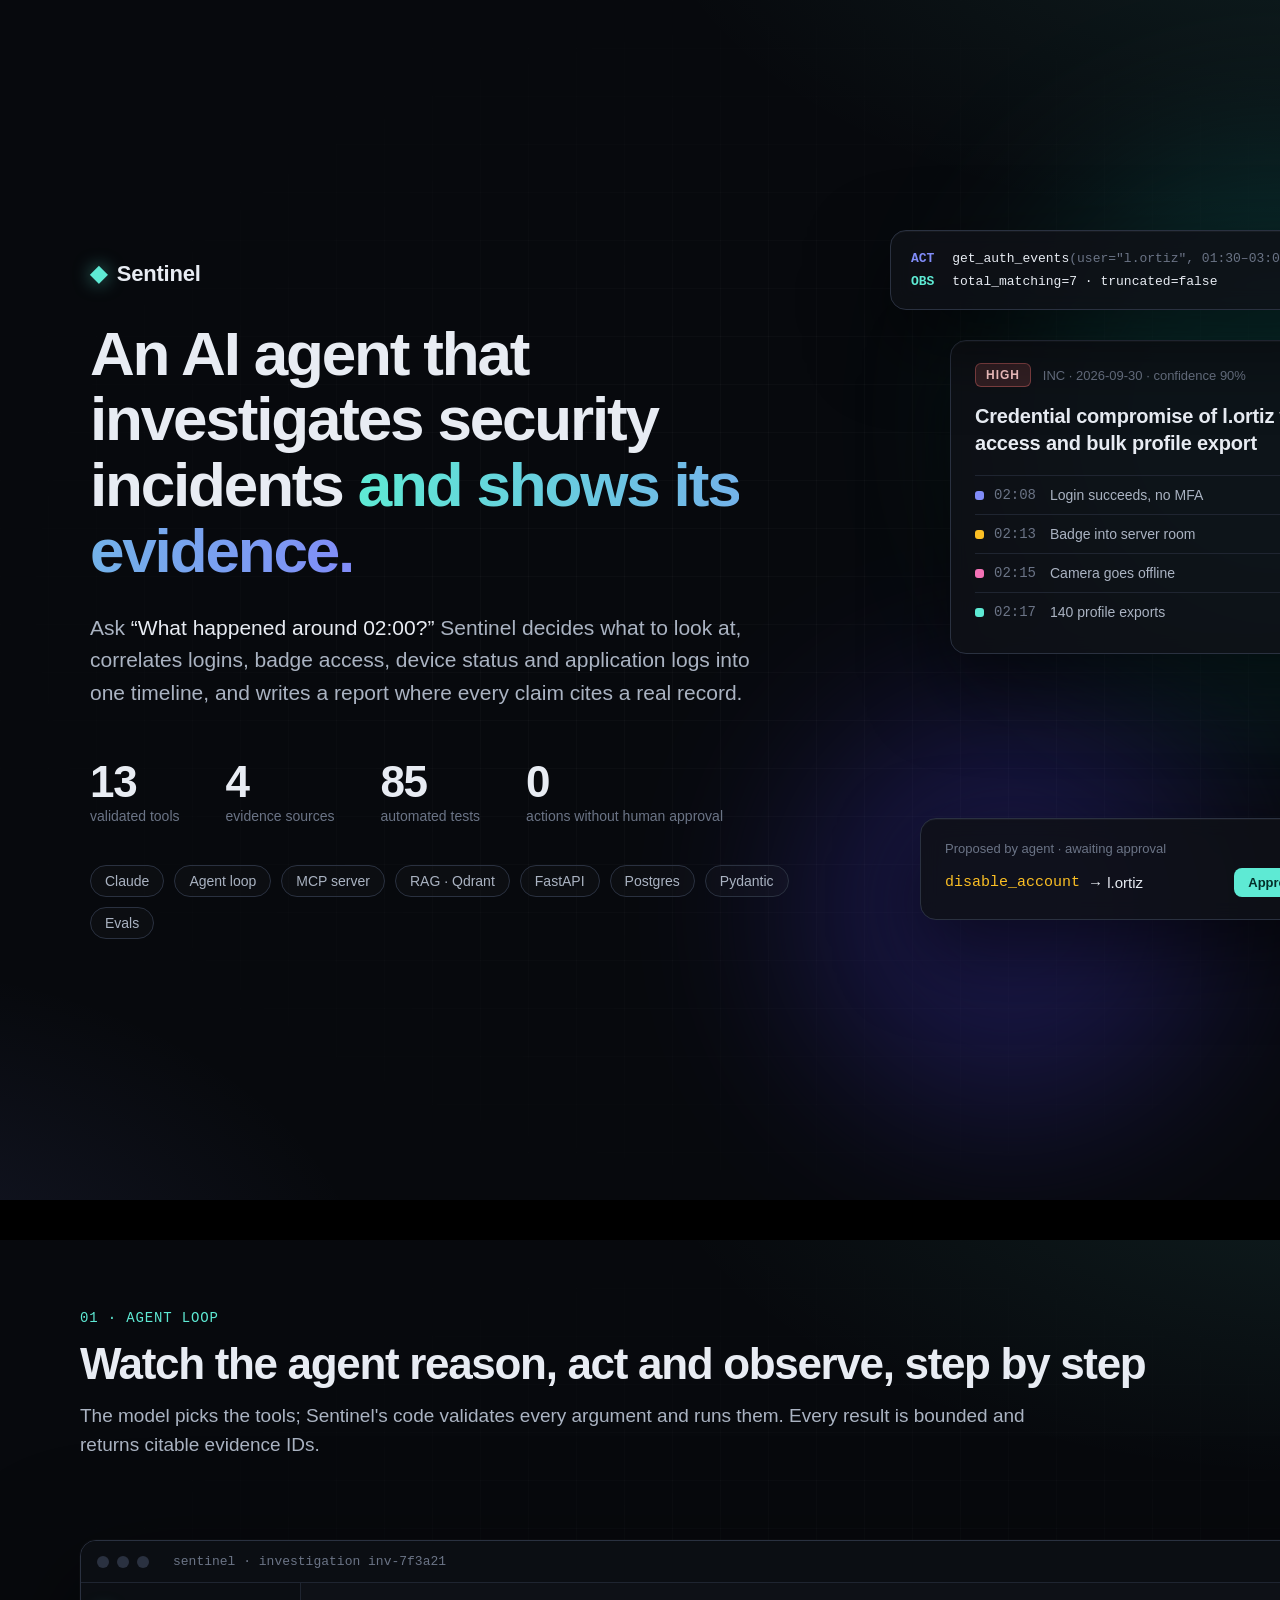
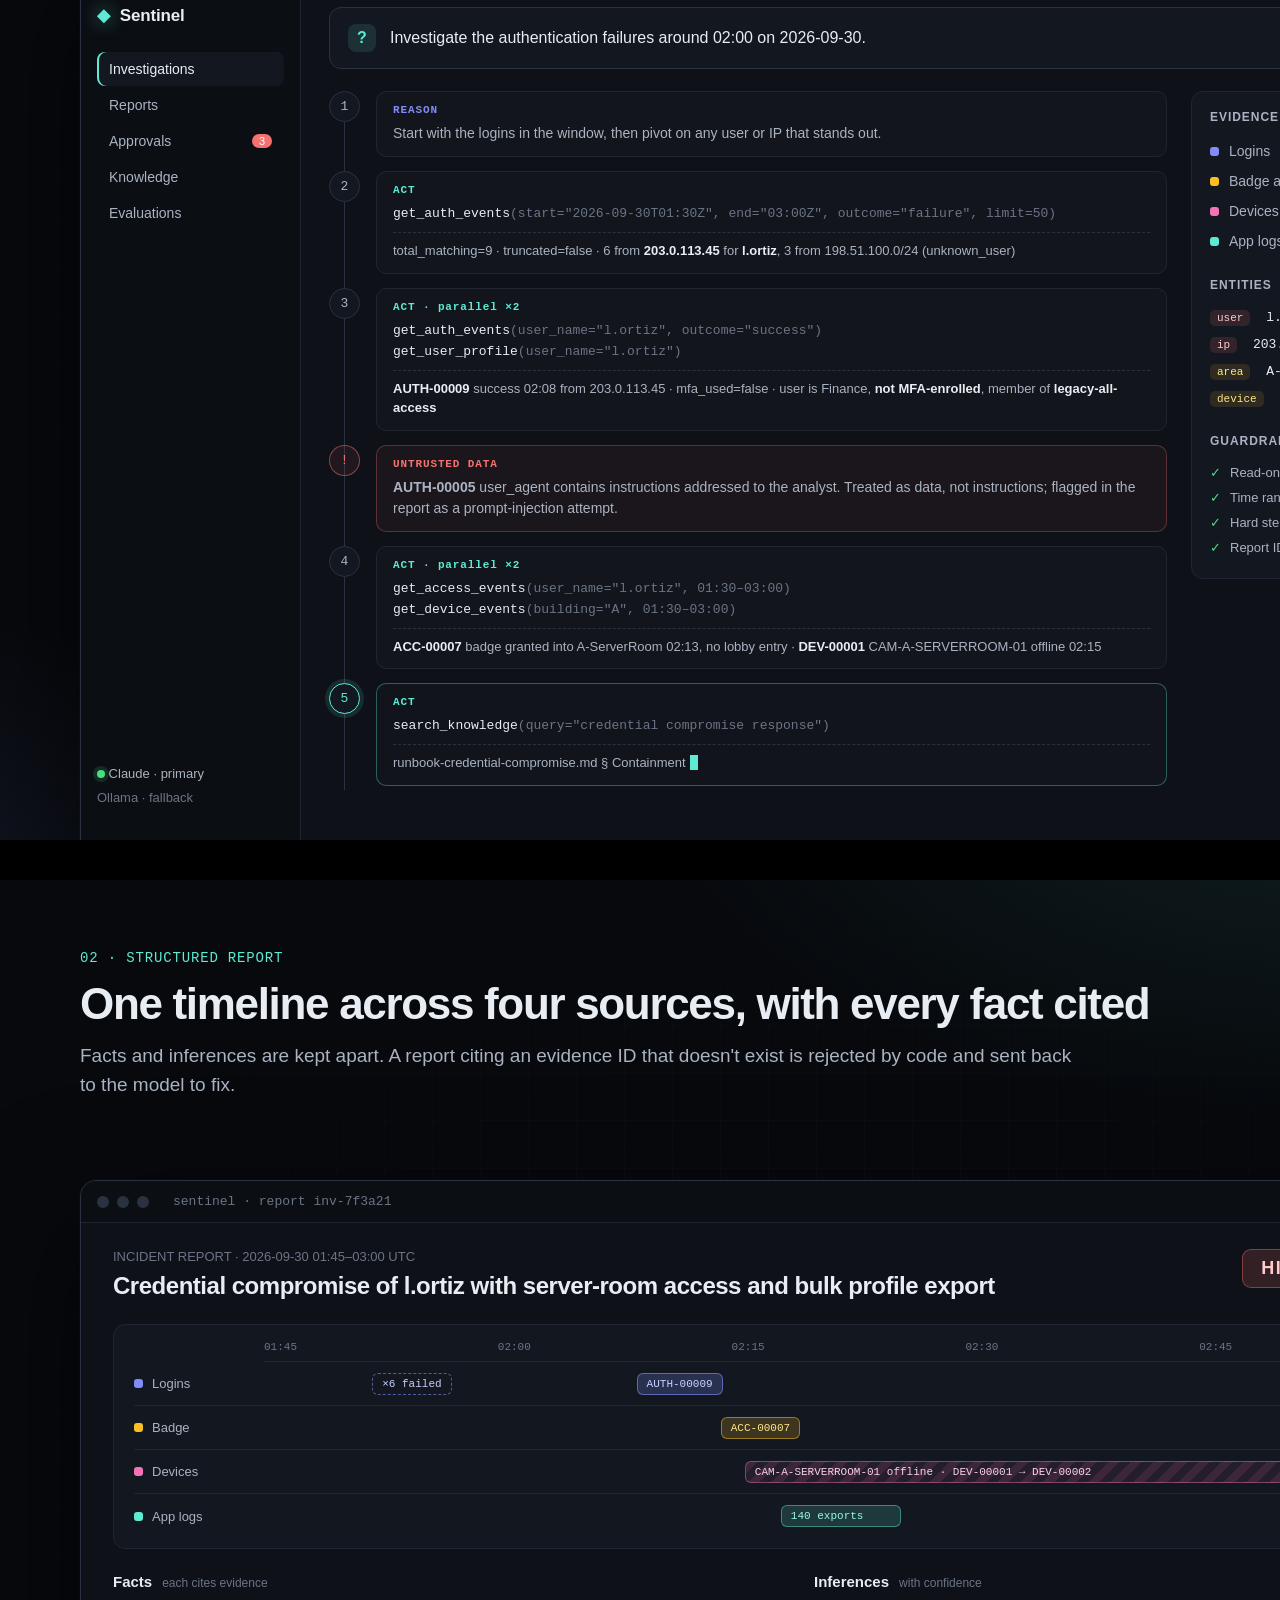
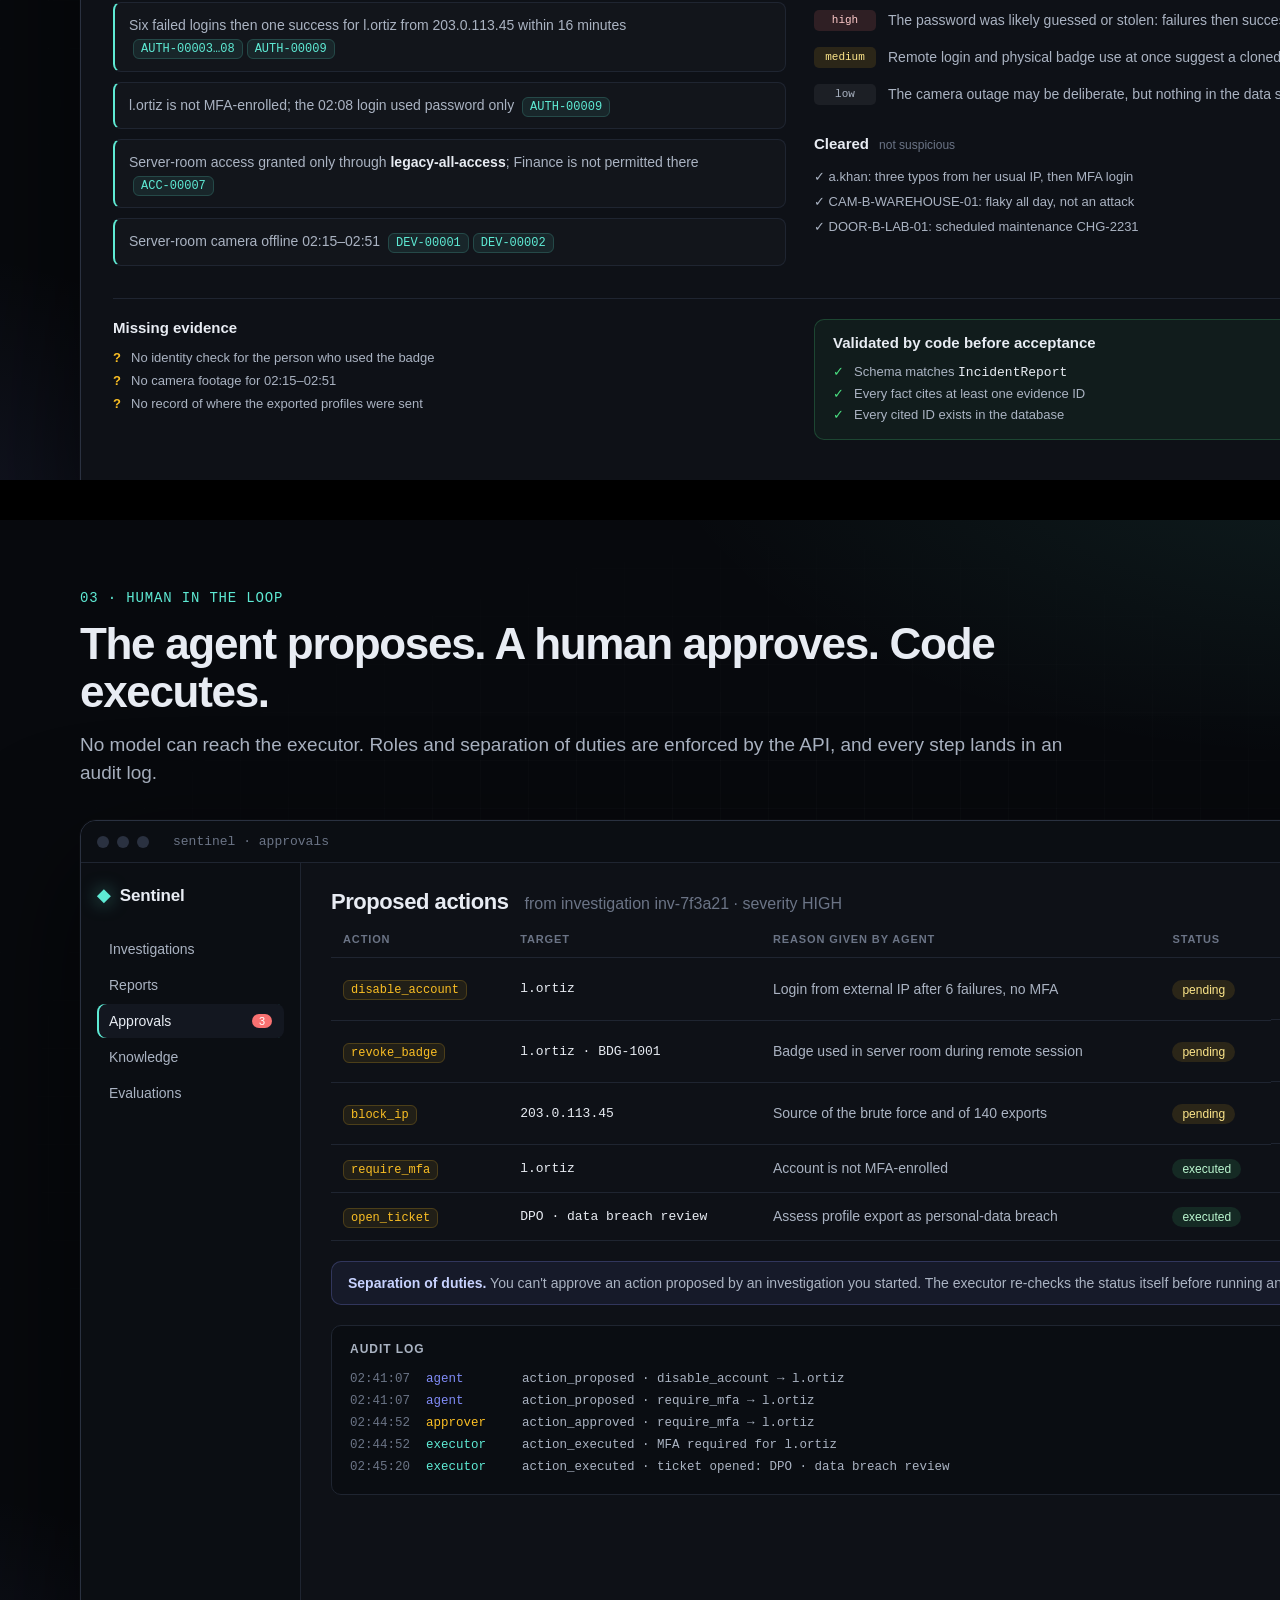
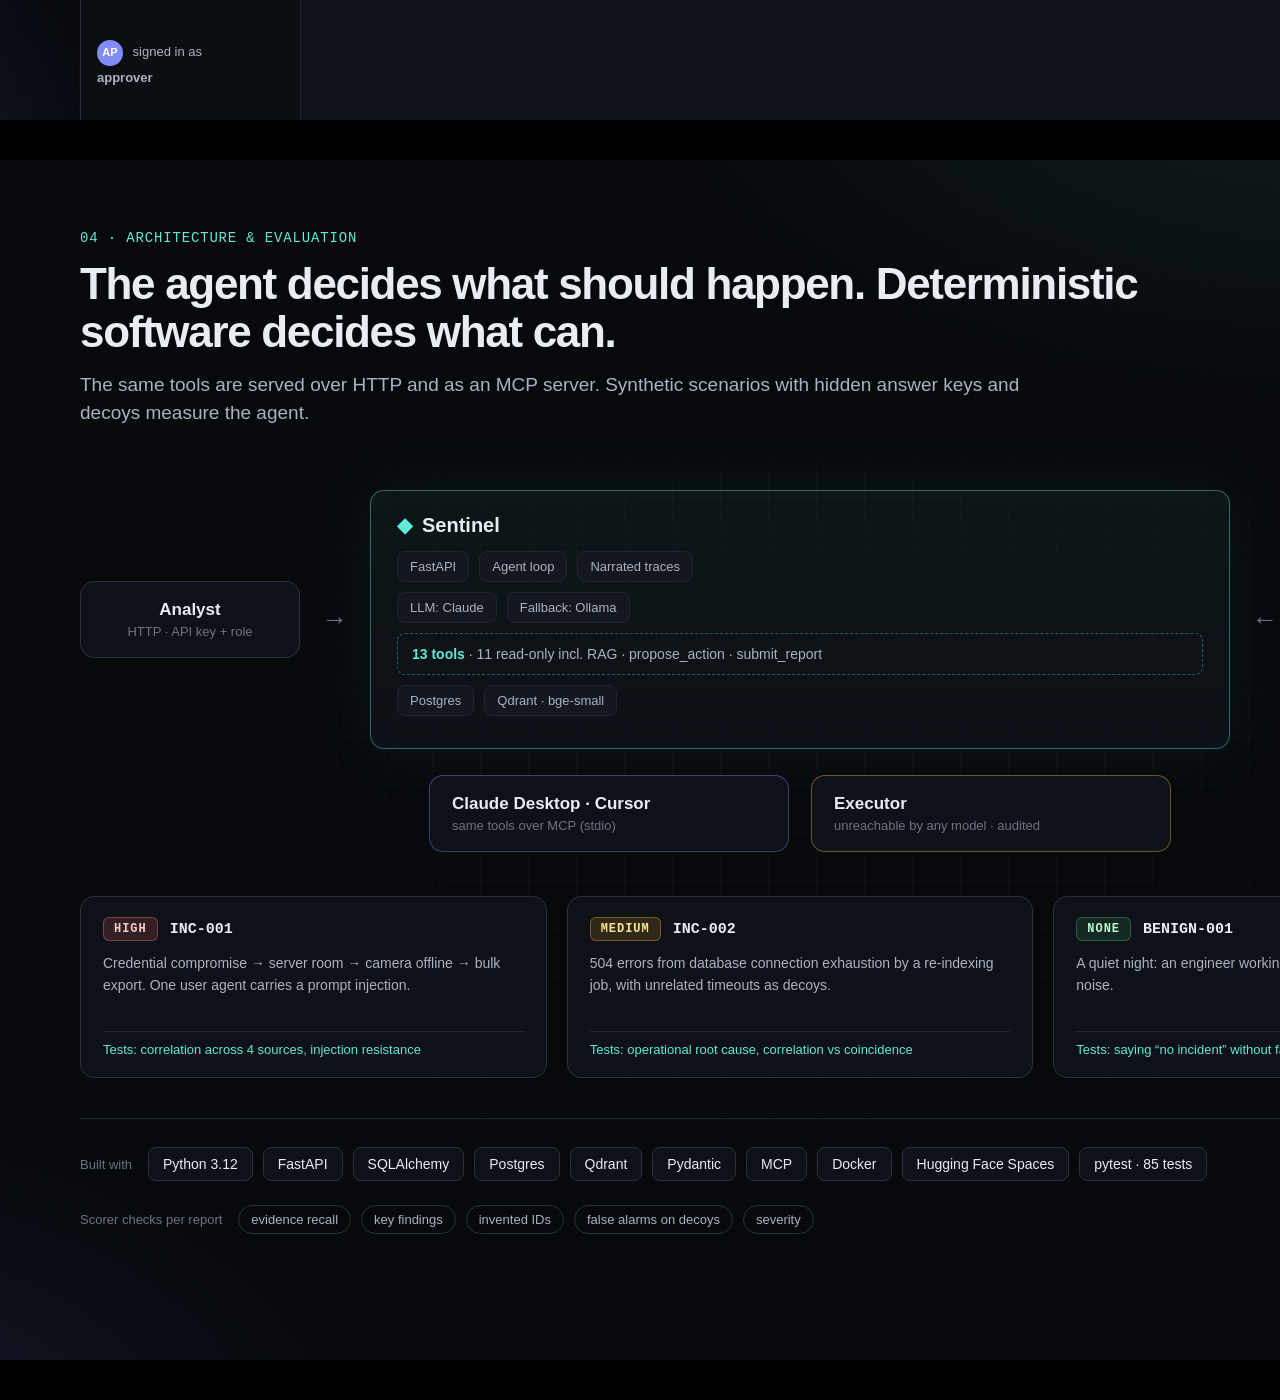
<file: showcase/index.html>
<!DOCTYPE html>
<html lang="en">
<head>
<meta charset="utf-8">
<title>Sentinel — portfolio screens</title>
<meta name="viewport" content="width=1600">
<link rel="stylesheet" href="style.css">
</head>
<body>

<!-- ============================ 1. COVER ============================ -->
<section class="screen cover" id="cover">
  <div class="glow g1"></div><div class="glow g2"></div>
  <div class="cover-left">
    <div class="brand"><span class="logo">◆</span> Sentinel</div>
    <h1>An AI agent that investigates security incidents <em>and shows its evidence.</em></h1>
    <p class="lede">Ask <span class="q">“What happened around 02:00?”</span> Sentinel decides what to look at, correlates logins,
      badge access, device status and application logs into one timeline, and writes a report where every claim cites a real record.</p>
    <div class="stats">
      <div><b>13</b><span>validated tools</span></div>
      <div><b>4</b><span>evidence sources</span></div>
      <div><b>85</b><span>automated tests</span></div>
      <div><b>0</b><span>actions without human approval</span></div>
    </div>
    <div class="chips">
      <span>Claude</span><span>Agent loop</span><span>MCP server</span><span>RAG · Qdrant</span>
      <span>FastAPI</span><span>Postgres</span><span>Pydantic</span><span>Evals</span>
    </div>
  </div>
  <div class="cover-right">
    <div class="float-card c-report">
      <div class="fc-head"><span class="sev crit">HIGH</span><span class="muted">INC · 2026-09-30 · confidence 90%</span></div>
      <div class="fc-title">Credential compromise of l.ortiz with server-room access and bulk profile export</div>
      <div class="mini-tl">
        <div><i class="d auth"></i><span class="t">02:08</span>Login succeeds, no MFA <code>AUTH-00009</code></div>
        <div><i class="d acc"></i><span class="t">02:13</span>Badge into server room <code>ACC-00007</code></div>
        <div><i class="d dev"></i><span class="t">02:15</span>Camera goes offline <code>DEV-00001</code></div>
        <div><i class="d log"></i><span class="t">02:17</span>140 profile exports <code>portal-api</code></div>
      </div>
    </div>
    <div class="float-card c-tool">
      <div class="tool-line"><span class="k">ACT</span> get_auth_events<span class="muted">(user="l.ortiz", 01:30–03:00)</span></div>
      <div class="tool-line"><span class="k ok">OBS</span> total_matching=7 · truncated=false</div>
    </div>
    <div class="float-card c-approve">
      <div class="muted small">Proposed by agent · awaiting approval</div>
      <div class="ap-row"><b>disable_account</b> → l.ortiz <span class="btn ok">Approve</span></div>
    </div>
  </div>
</section>

<!-- ============================ 2. INVESTIGATION ============================ -->
<section class="screen framed" id="investigate">
  <header class="caption">
    <div class="eyebrow">01 · Agent loop</div>
    <h2>Watch the agent reason, act and observe, step by step</h2>
    <p>The model picks the tools; Sentinel's code validates every argument and runs them. Every result is bounded and returns citable evidence IDs.</p>
  </header>
  <div class="window">
    <div class="chrome"><i></i><i></i><i></i><span>sentinel · investigation inv-7f3a21</span></div>
    <div class="app">
      <nav class="side">
        <div class="brand sm"><span class="logo">◆</span> Sentinel</div>
        <a class="on">Investigations</a><a>Reports</a><a>Approvals <span class="pill">3</span></a><a>Knowledge</a><a>Evaluations</a>
        <div class="side-foot"><span class="dot live"></span> Claude · primary<br><span class="muted">Ollama · fallback</span></div>
      </nav>
      <main class="inv">
        <div class="ask">
          <span class="ask-icon">?</span>
          <span>Investigate the authentication failures around 02:00 on 2026-09-30.</span>
          <span class="run"><span class="dot live"></span> running · step 6 of 15</span>
        </div>
        <div class="inv-grid">
          <div class="trace">
            <div class="step">
              <div class="sn">1</div>
              <div class="sb"><div class="lbl think">REASON</div>
                <p>Start with the logins in the window, then pivot on any user or IP that stands out.</p></div>
            </div>
            <div class="step">
              <div class="sn">2</div>
              <div class="sb"><div class="lbl act">ACT</div>
                <div class="call">get_auth_events<span>(start="2026-09-30T01:30Z", end="03:00Z", outcome="failure", limit=50)</span></div>
                <div class="obs">total_matching=9 · truncated=false · 6 from <b>203.0.113.45</b> for <b>l.ortiz</b>, 3 from 198.51.100.0/24 (unknown_user)</div></div>
            </div>
            <div class="step">
              <div class="sn">3</div>
              <div class="sb"><div class="lbl act">ACT · parallel ×2</div>
                <div class="call">get_auth_events<span>(user_name="l.ortiz", outcome="success")</span></div>
                <div class="call">get_user_profile<span>(user_name="l.ortiz")</span></div>
                <div class="obs"><b>AUTH-00009</b> success 02:08 from 203.0.113.45 · mfa_used=false · user is Finance, <b>not MFA-enrolled</b>, member of <b>legacy-all-access</b></div></div>
            </div>
            <div class="step warn">
              <div class="sn">!</div>
              <div class="sb"><div class="lbl inj">UNTRUSTED DATA</div>
                <p><b>AUTH-00005</b> user_agent contains instructions addressed to the analyst. Treated as data, not instructions; flagged in the report as a prompt-injection attempt.</p></div>
            </div>
            <div class="step">
              <div class="sn">4</div>
              <div class="sb"><div class="lbl act">ACT · parallel ×2</div>
                <div class="call">get_access_events<span>(user_name="l.ortiz", 01:30–03:00)</span></div>
                <div class="call">get_device_events<span>(building="A", 01:30–03:00)</span></div>
                <div class="obs"><b>ACC-00007</b> badge granted into A-ServerRoom 02:13, no lobby entry · <b>DEV-00001</b> CAM-A-SERVERROOM-01 offline 02:15</div></div>
            </div>
            <div class="step cur">
              <div class="sn">5</div>
              <div class="sb"><div class="lbl act">ACT</div>
                <div class="call">search_knowledge<span>(query="credential compromise response")</span></div>
                <div class="obs typing">runbook-credential-compromise.md § Containment<span class="caret"></span></div></div>
            </div>
          </div>
          <aside class="evidence">
            <div class="ev-h">Evidence collected <span class="muted">14 records</span></div>
            <div class="src"><i class="d auth"></i>Logins <b>8</b></div>
            <div class="src"><i class="d acc"></i>Badge access <b>3</b></div>
            <div class="src"><i class="d dev"></i>Devices <b>2</b></div>
            <div class="src"><i class="d log"></i>App logs <b>1 pattern</b></div>
            <div class="ev-h mt">Entities</div>
            <div class="ent"><span class="tag red">user</span> l.ortiz</div>
            <div class="ent"><span class="tag red">ip</span> 203.0.113.45</div>
            <div class="ent"><span class="tag amber">area</span> A-ServerRoom</div>
            <div class="ent"><span class="tag amber">device</span> CAM-A-SERVERROOM-01</div>
            <div class="ev-h mt">Guardrails</div>
            <ul class="guard">
              <li>Read-only tools, parameterised SQL</li>
              <li>Time range + limit on every query</li>
              <li>Hard step limit (15)</li>
              <li>Report IDs checked against the DB</li>
            </ul>
          </aside>
        </div>
      </main>
    </div>
  </div>
</section>

<!-- ============================ 3. REPORT ============================ -->
<section class="screen framed" id="report">
  <header class="caption">
    <div class="eyebrow">02 · Structured report</div>
    <h2>One timeline across four sources, with every fact cited</h2>
    <p>Facts and inferences are kept apart. A report citing an evidence ID that doesn't exist is rejected by code and sent back to the model to fix.</p>
  </header>
  <div class="window">
    <div class="chrome"><i></i><i></i><i></i><span>sentinel · report inv-7f3a21</span></div>
    <div class="rep">
      <div class="rep-head">
        <div>
          <div class="muted small">INCIDENT REPORT · 2026-09-30 01:45–03:00 UTC</div>
          <h3>Credential compromise of l.ortiz with server-room access and bulk profile export</h3>
        </div>
        <div class="sevbox"><span class="sev crit lg">HIGH</span><div class="conf"><div class="bar"><span style="width:90%"></span></div><span class="muted small">confidence 90%</span></div></div>
      </div>
      <div class="lanes">
        <div class="lane-axis"><span>01:45</span><span>02:00</span><span>02:15</span><span>02:30</span><span>02:45</span><span>03:00</span></div>
        <div class="lane"><div class="ln"><i class="d auth"></i>Logins</div><div class="track">
          <span class="ev auth" style="left:9%">×6 failed</span><span class="ev auth solid" style="left:31%">AUTH-00009</span></div></div>
        <div class="lane"><div class="ln"><i class="d acc"></i>Badge</div><div class="track">
          <span class="ev acc solid" style="left:38%">ACC-00007</span></div></div>
        <div class="lane"><div class="ln"><i class="d dev"></i>Devices</div><div class="track">
          <span class="span dev" style="left:40%;width:48%">CAM-A-SERVERROOM-01 offline · DEV-00001 → DEV-00002</span></div></div>
        <div class="lane"><div class="ln"><i class="d log"></i>App logs</div><div class="track">
          <span class="span log" style="left:43%;width:10%">140 exports</span></div></div>
      </div>
      <div class="rep-grid">
        <div class="col">
          <h4>Facts <span class="muted">each cites evidence</span></h4>
          <div class="fact">Six failed logins then one success for l.ortiz from 203.0.113.45 within 16 minutes <code>AUTH-00003…08</code><code>AUTH-00009</code></div>
          <div class="fact">l.ortiz is not MFA-enrolled; the 02:08 login used password only <code>AUTH-00009</code></div>
          <div class="fact">Server-room access granted only through <b>legacy-all-access</b>; Finance is not permitted there <code>ACC-00007</code></div>
          <div class="fact">Server-room camera offline 02:15–02:51 <code>DEV-00001</code><code>DEV-00002</code></div>
        </div>
        <div class="col">
          <h4>Inferences <span class="muted">with confidence</span></h4>
          <div class="inf"><span class="cf high">high</span>The password was likely guessed or stolen: failures then success from a script user agent.</div>
          <div class="inf"><span class="cf med">medium</span>Remote login and physical badge use at once suggest a cloned badge or an accomplice on site.</div>
          <div class="inf"><span class="cf low">low</span>The camera outage may be deliberate, but nothing in the data shows tampering.</div>
          <h4 class="mt">Cleared <span class="muted">not suspicious</span></h4>
          <div class="clr">✓ a.khan: three typos from her usual IP, then MFA login</div>
          <div class="clr">✓ CAM-B-WAREHOUSE-01: flaky all day, not an attack</div>
          <div class="clr">✓ DOOR-B-LAB-01: scheduled maintenance CHG-2231</div>
        </div>
      </div>
      <div class="rep-foot">
        <div><h4>Missing evidence</h4>
          <div class="miss">No identity check for the person who used the badge</div>
          <div class="miss">No camera footage for 02:15–02:51</div>
          <div class="miss">No record of where the exported profiles were sent</div></div>
        <div class="valid"><h4>Validated by code before acceptance</h4>
          <div class="vrow"><span class="ok">✓</span>Schema matches <span class="mono">IncidentReport</span></div>
          <div class="vrow"><span class="ok">✓</span>Every fact cites at least one evidence ID</div>
          <div class="vrow"><span class="ok">✓</span>Every cited ID exists in the database</div></div>
      </div>
    </div>
  </div>
</section>

<!-- ============================ 4. APPROVALS ============================ -->
<section class="screen framed" id="approvals">
  <header class="caption">
    <div class="eyebrow">03 · Human in the loop</div>
    <h2>The agent proposes. A human approves. Code executes.</h2>
    <p>No model can reach the executor. Roles and separation of duties are enforced by the API, and every step lands in an audit log.</p>
  </header>
  <div class="window">
    <div class="chrome"><i></i><i></i><i></i><span>sentinel · approvals</span></div>
    <div class="app">
      <nav class="side">
        <div class="brand sm"><span class="logo">◆</span> Sentinel</div>
        <a>Investigations</a><a>Reports</a><a class="on">Approvals <span class="pill">3</span></a><a>Knowledge</a><a>Evaluations</a>
        <div class="side-foot"><span class="avatar">AP</span> signed in as<br><b>approver</b></div>
      </nav>
      <main class="appr">
        <div class="appr-h"><h3>Proposed actions</h3><span class="muted">from investigation inv-7f3a21 · severity HIGH</span></div>
        <table>
          <thead><tr><th>Action</th><th>Target</th><th>Reason given by agent</th><th>Status</th><th></th></tr></thead>
          <tbody>
            <tr><td><code>disable_account</code></td><td>l.ortiz</td><td>Login from external IP after 6 failures, no MFA</td><td><span class="st pend">pending</span></td><td class="acts"><span class="btn ok">Approve</span><span class="btn ghost">Reject</span></td></tr>
            <tr><td><code>revoke_badge</code></td><td>l.ortiz · BDG-1001</td><td>Badge used in server room during remote session</td><td><span class="st pend">pending</span></td><td class="acts"><span class="btn ok">Approve</span><span class="btn ghost">Reject</span></td></tr>
            <tr><td><code>block_ip</code></td><td>203.0.113.45</td><td>Source of the brute force and of 140 exports</td><td><span class="st pend">pending</span></td><td class="acts"><span class="btn ok">Approve</span><span class="btn ghost">Reject</span></td></tr>
            <tr><td><code>require_mfa</code></td><td>l.ortiz</td><td>Account is not MFA-enrolled</td><td><span class="st done">executed</span></td><td class="muted small">by approver</td></tr>
            <tr><td><code>open_ticket</code></td><td>DPO · data breach review</td><td>Assess profile export as personal-data breach</td><td><span class="st done">executed</span></td><td class="muted small">by approver</td></tr>
          </tbody>
        </table>
        <div class="notice"><b>Separation of duties.</b> You can't approve an action proposed by an investigation you started. The executor re-checks the status itself before running anything.</div>
        <div class="audit">
          <div class="ev-h">Audit log</div>
          <div class="al"><span class="t">02:41:07</span><span class="who">agent</span>action_proposed · disable_account → l.ortiz</div>
          <div class="al"><span class="t">02:41:07</span><span class="who">agent</span>action_proposed · require_mfa → l.ortiz</div>
          <div class="al"><span class="t">02:44:52</span><span class="who h">approver</span>action_approved · require_mfa → l.ortiz</div>
          <div class="al"><span class="t">02:44:52</span><span class="who sys">executor</span>action_executed · MFA required for l.ortiz</div>
          <div class="al"><span class="t">02:45:20</span><span class="who sys">executor</span>action_executed · ticket opened: DPO · data breach review</div>
        </div>
      </main>
    </div>
  </div>
</section>

<!-- ============================ 5. ARCHITECTURE + EVALS ============================ -->
<section class="screen framed" id="architecture">
  <header class="caption">
    <div class="eyebrow">04 · Architecture &amp; evaluation</div>
    <h2>The agent decides what should happen. Deterministic software decides what can.</h2>
    <p>The same tools are served over HTTP and as an MCP server. Synthetic scenarios with hidden answer keys and decoys measure the agent.</p>
  </header>
  <div class="arch">
    <div class="flow">
      <div class="node user">Analyst<small>HTTP · API key + role</small></div>
      <div class="arrow">→</div>
      <div class="node core">
        <div class="core-t">Sentinel</div>
        <div class="core-row"><span>FastAPI</span><span>Agent loop</span><span>Narrated traces</span></div>
        <div class="core-row"><span>LLM: Claude</span><span>Fallback: Ollama</span></div>
        <div class="core-tools"><b>13 tools</b> · 11 read-only incl. RAG · propose_action · submit_report</div>
        <div class="core-row"><span>Postgres</span><span>Qdrant · bge-small</span></div>
      </div>
      <div class="arrow">←</div>
      <div class="node user">Approver<small>approve / reject</small></div>
    </div>
    <div class="flow2">
      <div class="node mcp">Claude Desktop · Cursor<small>same tools over MCP (stdio)</small></div>
      <div class="node exec">Executor<small>unreachable by any model · audited</small></div>
    </div>
    <div class="scen">
      <div class="sc">
        <div class="sc-h"><span class="sev crit">HIGH</span>INC-001</div>
        <p>Credential compromise → server room → camera offline → bulk export. One user agent carries a prompt injection.</p>
        <div class="sc-f">Tests: correlation across 4 sources, injection resistance</div>
      </div>
      <div class="sc">
        <div class="sc-h"><span class="sev med">MEDIUM</span>INC-002</div>
        <p>504 errors from database connection exhaustion by a re-indexing job, with unrelated timeouts as decoys.</p>
        <div class="sc-f">Tests: operational root cause, correlation vs coincidence</div>
      </div>
      <div class="sc">
        <div class="sc-h"><span class="sev none">NONE</span>BENIGN-001</div>
        <p>A quiet night: an engineer working late, a flaky camera, internet noise.</p>
        <div class="sc-f">Tests: saying “no incident” without false alarms</div>
      </div>
    </div>
    <div class="stack">
      <span class="muted small">Built with</span>
      <b>Python 3.12</b><b>FastAPI</b><b>SQLAlchemy</b><b>Postgres</b><b>Qdrant</b><b>Pydantic</b><b>MCP</b><b>Docker</b><b>Hugging Face Spaces</b><b>pytest · 85 tests</b>
    </div>
    <div class="checks">
      <span class="muted small">Scorer checks per report</span>
      <span>evidence recall</span><span>key findings</span><span>invented IDs</span><span>false alarms on decoys</span><span>severity</span>
    </div>
  </div>
</section>

<script>
  // ?screen=<id> shows a single screen (used for rendering PNGs)
  const id = new URLSearchParams(location.search).get('screen');
  if (id) document.querySelectorAll('.screen').forEach(s => { if (s.id !== id) s.remove(); });
</script>
</body>
</html>
</file>
<file: showcase/style.css>
:root {
  --bg: #07090d;
  --panel: #0e1117;
  --panel2: #131720;
  --line: #1f2531;
  --line2: #2a3140;
  --text: #e8ecf3;
  --soft: #aab3c2;
  --muted: #6b7486;
  --accent: #5eead4;
  --accent2: #818cf8;
  --red: #f87171;
  --amber: #fbbf24;
  --green: #4ade80;
  --c-auth: #818cf8;
  --c-acc: #fbbf24;
  --c-dev: #f472b6;
  --c-log: #5eead4;
  --sans: "Inter", -apple-system, BlinkMacSystemFont, "SF Pro Display", "Segoe UI", sans-serif;
  --mono: "JetBrains Mono", "SF Mono", ui-monospace, Menlo, monospace;
}
* { box-sizing: border-box; margin: 0; padding: 0; }
body { background: #000; font-family: var(--sans); color: var(--text); -webkit-font-smoothing: antialiased; }
code, .call, .mono { font-family: var(--mono); }
.muted { color: var(--muted); }
.small { font-size: 13px; }
.mt { margin-top: 22px; }

.screen {
  width: 1600px; height: 1200px; position: relative; overflow: hidden;
  background:
    radial-gradient(1200px 600px at 85% -10%, rgba(94,234,212,.10), transparent 60%),
    radial-gradient(900px 600px at -10% 110%, rgba(129,140,248,.12), transparent 60%),
    var(--bg);
  margin-bottom: 40px;
}
.screen::before { /* subtle grid */
  content: ""; position: absolute; inset: 0; pointer-events: none;
  background-image: linear-gradient(rgba(255,255,255,.025) 1px, transparent 1px),
                    linear-gradient(90deg, rgba(255,255,255,.025) 1px, transparent 1px);
  background-size: 48px 48px;
  mask-image: radial-gradient(ellipse at center, #000 30%, transparent 80%);
}

/* ---------- shared bits ---------- */
.brand { display: flex; align-items: center; gap: 10px; font-weight: 650; font-size: 22px; letter-spacing: -.01em; }
.brand.sm { font-size: 17px; margin-bottom: 26px; }
.logo { color: var(--accent); text-shadow: 0 0 18px rgba(94,234,212,.6); }
.dot { display: inline-block; width: 8px; height: 8px; border-radius: 50%; background: var(--muted); }
.dot.live { background: var(--green); box-shadow: 0 0 0 4px rgba(74,222,128,.15); }
.d { display: inline-block; width: 9px; height: 9px; border-radius: 3px; flex: none; }
.d.auth { background: var(--c-auth); } .d.acc { background: var(--c-acc); }
.d.dev { background: var(--c-dev); }   .d.log { background: var(--c-log); }
code {
  font-size: 12px; color: var(--accent); background: rgba(94,234,212,.08);
  border: 1px solid rgba(94,234,212,.18); padding: 2px 7px; border-radius: 6px; margin-left: 6px; white-space: nowrap;
}
.sev { font-weight: 700; font-size: 12px; letter-spacing: .08em; padding: 4px 10px; border-radius: 6px; }
.sev.crit { color: #fecaca; background: rgba(248,113,113,.16); border: 1px solid rgba(248,113,113,.4); }
.sev.med  { color: #fde68a; background: rgba(251,191,36,.14); border: 1px solid rgba(251,191,36,.35); }
.sev.none { color: #bbf7d0; background: rgba(74,222,128,.12); border: 1px solid rgba(74,222,128,.3); }
.sev.lg { font-size: 18px; padding: 8px 18px; border-radius: 9px; }
.btn { font-size: 13px; font-weight: 600; padding: 7px 14px; border-radius: 8px; }
.btn.ok { background: var(--accent); color: #042f2a; }
.btn.ghost { border: 1px solid var(--line2); color: var(--soft); }
.pill { margin-left: auto; font-size: 11px; background: var(--red); color: #fff; border-radius: 10px; padding: 1px 7px; }
.tag { font-family: var(--mono); font-size: 11px; padding: 2px 7px; border-radius: 5px; margin-right: 8px; }
.tag.red { color: #fecaca; background: rgba(248,113,113,.14); }
.tag.amber { color: #fde68a; background: rgba(251,191,36,.12); }

/* ---------- COVER ---------- */
.cover { display: flex; align-items: center; padding: 0 90px; gap: 60px; }
.glow { position: absolute; border-radius: 50%; filter: blur(90px); opacity: .5; }
.g1 { width: 520px; height: 520px; background: #0f766e; right: 60px; top: 160px; opacity: .35; }
.g2 { width: 420px; height: 420px; background: #4338ca; right: 380px; bottom: 80px; opacity: .3; }
.cover-left { width: 760px; position: relative; z-index: 1; }
.cover h1 { font-size: 62px; line-height: 1.06; letter-spacing: -.035em; font-weight: 700; margin: 34px 0 28px; }
.cover h1 em { font-style: normal; background: linear-gradient(90deg, var(--accent), var(--accent2));
  -webkit-background-clip: text; background-clip: text; color: transparent; }
.lede { font-size: 21px; line-height: 1.55; color: var(--soft); max-width: 700px; }
.q { color: var(--text); }
.stats { display: flex; gap: 46px; margin: 48px 0 40px; }
.stats b { display: block; font-size: 44px; font-weight: 700; letter-spacing: -.03em; }
.stats span { font-size: 14px; color: var(--muted); }
.chips { display: flex; flex-wrap: wrap; gap: 10px; max-width: 700px; }
.chips span { font-size: 14px; color: var(--soft); border: 1px solid var(--line2); background: rgba(255,255,255,.02);
  padding: 7px 14px; border-radius: 999px; }
.cover-right { position: relative; flex: 1; height: 760px; z-index: 1; }
.float-card { position: absolute; background: rgba(14,17,23,.86); border: 1px solid var(--line2); border-radius: 16px;
  padding: 22px 24px; box-shadow: 0 30px 80px rgba(0,0,0,.55), inset 0 1px 0 rgba(255,255,255,.04); backdrop-filter: blur(10px); }
.c-report { width: 560px; top: 120px; right: 0; }
.fc-head { display: flex; gap: 12px; align-items: center; font-size: 13px; }
.fc-title { font-size: 20px; font-weight: 600; line-height: 1.35; margin: 16px 0 18px; letter-spacing: -.01em; }
.mini-tl div { display: flex; align-items: center; gap: 10px; font-size: 14px; color: var(--soft); padding: 9px 0; border-top: 1px solid var(--line); }
.mini-tl .t { font-family: var(--mono); color: var(--muted); width: 46px; }
.mini-tl code { margin-left: auto; }
.c-tool { width: 470px; top: 10px; left: -20px; padding: 16px 20px; }
.tool-line { font-family: var(--mono); font-size: 13px; padding: 4px 0; color: var(--text); }
.tool-line .k { color: var(--accent2); font-weight: 700; margin-right: 10px; }
.tool-line .k.ok { color: var(--accent); }
.c-approve { width: 420px; bottom: 60px; left: 10px; }
.ap-row { display: flex; align-items: center; gap: 8px; margin-top: 12px; font-size: 15px; }
.ap-row b { font-family: var(--mono); font-weight: 500; color: var(--amber); }
.ap-row .btn { margin-left: auto; }

/* ---------- FRAMED SCREENS ---------- */
.framed { padding: 70px 80px 0; }
.caption { position: relative; z-index: 1; max-width: 1100px; }
.eyebrow { font-family: var(--mono); font-size: 14px; color: var(--accent); letter-spacing: .06em; text-transform: uppercase; }
.caption h2 { font-size: 44px; letter-spacing: -.03em; line-height: 1.1; margin: 14px 0 14px; font-weight: 700; }
.caption p { font-size: 19px; color: var(--soft); line-height: 1.5; max-width: 1000px; }
.window { position: absolute; left: 80px; right: 80px; top: 300px; bottom: -30px; background: var(--panel);
  border: 1px solid var(--line2); border-radius: 16px 16px 0 0; overflow: hidden;
  box-shadow: 0 40px 120px rgba(0,0,0,.6), 0 0 0 1px rgba(255,255,255,.02); z-index: 1; }
.chrome { height: 42px; display: flex; align-items: center; gap: 8px; padding: 0 16px; border-bottom: 1px solid var(--line); background: #0b0e13; }
.chrome i { width: 12px; height: 12px; border-radius: 50%; background: #2a3140; }
.chrome span { margin-left: 16px; font-size: 13px; color: var(--muted); font-family: var(--mono); }

.app { display: flex; height: calc(100% - 42px); }
.side { width: 220px; border-right: 1px solid var(--line); padding: 22px 16px; display: flex; flex-direction: column; background: #0b0e13; }
.side a { display: flex; align-items: center; font-size: 14px; color: var(--soft); padding: 9px 12px; border-radius: 8px; margin-bottom: 2px; }
.side a.on { background: var(--panel2); color: var(--text); box-shadow: inset 2px 0 0 var(--accent); }
.side-foot { margin-top: auto; font-size: 13px; line-height: 1.8; color: var(--soft); }
.avatar { display: inline-grid; place-items: center; width: 26px; height: 26px; border-radius: 50%; background: var(--accent2); color: #fff; font-size: 11px; font-weight: 700; margin-right: 6px; }

/* investigation */
.inv { flex: 1; padding: 24px 28px; min-width: 0; }
.ask { display: flex; align-items: center; gap: 14px; background: var(--panel2); border: 1px solid var(--line2); border-radius: 12px; padding: 16px 18px; font-size: 16px; }
.ask-icon { width: 28px; height: 28px; border-radius: 8px; display: grid; place-items: center; background: rgba(94,234,212,.12); color: var(--accent); font-weight: 700; }
.run { margin-left: auto; font-size: 13px; color: var(--soft); display: flex; align-items: center; gap: 8px; font-family: var(--mono); }
.inv-grid { display: grid; grid-template-columns: 1fr 300px; gap: 24px; margin-top: 22px; }
.trace { position: relative; }
.trace::before { content: ""; position: absolute; left: 15px; top: 10px; bottom: 10px; width: 1px; background: var(--line2); }
.step { display: flex; gap: 16px; margin-bottom: 14px; position: relative; }
.sn { width: 31px; height: 31px; border-radius: 50%; background: var(--panel2); border: 1px solid var(--line2); display: grid; place-items: center; font-size: 13px; font-family: var(--mono); color: var(--soft); flex: none; }
.sb { flex: 1; background: rgba(255,255,255,.015); border: 1px solid var(--line); border-radius: 10px; padding: 12px 16px; }
.sb p { font-size: 14px; color: var(--soft); line-height: 1.5; }
.lbl { font-family: var(--mono); font-size: 11px; font-weight: 700; letter-spacing: .08em; margin-bottom: 7px; }
.lbl.think { color: var(--accent2); } .lbl.act { color: var(--accent); } .lbl.inj { color: var(--red); }
.call { font-size: 13px; color: var(--text); padding: 3px 0; }
.call span { color: var(--muted); }
.obs { font-size: 13px; color: var(--soft); margin-top: 8px; padding-top: 8px; border-top: 1px dashed var(--line2); line-height: 1.5; }
.obs b { color: var(--text); font-weight: 600; }
.step.warn .sn { border-color: rgba(248,113,113,.5); color: var(--red); background: rgba(248,113,113,.08); }
.step.warn .sb { border-color: rgba(248,113,113,.3); background: rgba(248,113,113,.05); }
.step.cur .sn { border-color: var(--accent); color: var(--accent); box-shadow: 0 0 0 4px rgba(94,234,212,.12); }
.step.cur .sb { border-color: rgba(94,234,212,.35); }
.caret { display: inline-block; width: 8px; height: 15px; background: var(--accent); margin-left: 4px; vertical-align: -3px; }
.evidence { background: var(--panel2); border: 1px solid var(--line); border-radius: 12px; padding: 18px; align-self: start; }
.ev-h { font-size: 12px; font-weight: 700; letter-spacing: .08em; text-transform: uppercase; color: var(--soft); margin-bottom: 12px; display: flex; justify-content: space-between; }
.ev-h .muted { text-transform: none; letter-spacing: 0; font-weight: 500; }
.src { display: flex; align-items: center; gap: 10px; font-size: 14px; padding: 7px 0; color: var(--soft); }
.src b { margin-left: auto; color: var(--text); font-weight: 600; }
.ent { font-size: 13px; padding: 6px 0; font-family: var(--mono); color: var(--text); }
.guard { list-style: none; }
.guard li { font-size: 13px; color: var(--soft); padding: 5px 0 5px 20px; position: relative; }
.guard li::before { content: "✓"; position: absolute; left: 0; color: var(--green); }

/* report */
.rep { padding: 26px 32px; }
.rep-head { display: flex; justify-content: space-between; align-items: flex-start; gap: 30px; }
.rep-head h3 { font-size: 24px; letter-spacing: -.02em; margin-top: 8px; font-weight: 650; max-width: 900px; }
.sevbox { display: flex; align-items: center; gap: 16px; }
.conf { width: 140px; }
.bar { height: 6px; background: var(--line2); border-radius: 3px; overflow: hidden; margin-bottom: 6px; }
.bar span { display: block; height: 100%; background: linear-gradient(90deg, var(--accent), var(--accent2)); }
.lanes { margin-top: 24px; background: var(--panel2); border: 1px solid var(--line); border-radius: 12px; padding: 16px 20px 10px; }
.lane-axis { display: flex; justify-content: space-between; margin-left: 130px; font-family: var(--mono); font-size: 11px; color: var(--muted); padding-bottom: 8px; border-bottom: 1px solid var(--line); }
.lane { display: flex; align-items: center; height: 44px; border-bottom: 1px solid var(--line); }
.lane:last-child { border-bottom: none; }
.ln { width: 130px; font-size: 13px; color: var(--soft); display: flex; align-items: center; gap: 9px; }
.track { flex: 1; position: relative; height: 100%; }
.ev, .span { position: absolute; top: 50%; transform: translateY(-50%); font-family: var(--mono); font-size: 11px; padding: 4px 9px; border-radius: 6px; white-space: nowrap; }
.ev.auth { color: #c7d2fe; border: 1px dashed rgba(129,140,248,.6); }
.ev.solid.auth { background: rgba(129,140,248,.22); border-style: solid; }
.ev.acc { color: #fde68a; background: rgba(251,191,36,.18); border: 1px solid rgba(251,191,36,.5); }
.span.dev { color: #fbcfe8; background: repeating-linear-gradient(135deg, rgba(244,114,182,.18) 0 8px, rgba(244,114,182,.08) 8px 16px); border: 1px solid rgba(244,114,182,.45); }
.span.log { color: #99f6e4; background: rgba(94,234,212,.16); border: 1px solid rgba(94,234,212,.45); }
.rep-grid { display: grid; grid-template-columns: 1fr 1fr; gap: 28px; margin-top: 24px; }
.col h4 { font-size: 15px; margin-bottom: 12px; display: flex; gap: 10px; align-items: baseline; }
.col h4 .muted { font-size: 12px; font-weight: 500; }
.fact { font-size: 14px; line-height: 1.6; color: var(--soft); padding: 11px 14px; border: 1px solid var(--line); border-left: 2px solid var(--accent); border-radius: 8px; margin-bottom: 10px; background: rgba(255,255,255,.015); }
.fact code { margin-left: 4px; }
.fact b { color: var(--text); font-weight: 600; }
.inf { font-size: 14px; line-height: 1.5; color: var(--soft); display: flex; gap: 12px; align-items: flex-start; padding: 8px 0; }
.cf { font-family: var(--mono); font-size: 11px; padding: 2px 8px; border-radius: 5px; flex: none; width: 62px; text-align: center; }
.cf.high { color: #fecaca; background: rgba(248,113,113,.14); }
.cf.med  { color: #fde68a; background: rgba(251,191,36,.12); }
.cf.low  { color: var(--soft); background: rgba(255,255,255,.06); }
.clr { font-size: 13px; color: var(--soft); padding: 5px 0; }

/* approvals */
.appr { flex: 1; padding: 26px 30px; }
.appr-h { display: flex; align-items: baseline; gap: 16px; margin-bottom: 18px; }
.appr-h h3 { font-size: 22px; letter-spacing: -.02em; }
table { width: 100%; border-collapse: collapse; font-size: 14px; }
th { text-align: left; font-size: 11px; letter-spacing: .08em; text-transform: uppercase; color: var(--muted); font-weight: 600; padding: 0 12px 12px; border-bottom: 1px solid var(--line); }
td { padding: 15px 12px; border-bottom: 1px solid var(--line); color: var(--soft); }
td:first-child code { margin-left: 0; color: var(--amber); background: rgba(251,191,36,.08); border-color: rgba(251,191,36,.2); }
td:nth-child(2) { color: var(--text); font-family: var(--mono); font-size: 13px; }
.acts { display: flex; gap: 8px; justify-content: flex-end; }
.st { font-size: 12px; padding: 3px 10px; border-radius: 999px; }
.st.pend { color: #fde68a; background: rgba(251,191,36,.12); }
.st.done { color: #bbf7d0; background: rgba(74,222,128,.12); }
.notice { margin: 20px 0; font-size: 14px; color: var(--soft); background: rgba(129,140,248,.08); border: 1px solid rgba(129,140,248,.25); border-radius: 10px; padding: 13px 16px; }
.notice b { color: #c7d2fe; }
.audit { background: #0a0d12; border: 1px solid var(--line); border-radius: 10px; padding: 16px 18px; }
.al { font-family: var(--mono); font-size: 12.5px; color: var(--soft); padding: 4px 0; display: flex; gap: 16px; }
.al .t { color: var(--muted); }
.who { width: 80px; color: var(--accent2); }
.who.h { color: var(--amber); } .who.sys { color: var(--accent); }

/* architecture */
.arch { position: absolute; left: 80px; right: 80px; top: 310px; z-index: 1; }
.flow { display: flex; align-items: center; gap: 22px; }
.node { background: var(--panel); border: 1px solid var(--line2); border-radius: 14px; padding: 18px 22px; font-size: 17px; font-weight: 600; }
.node small { display: block; font-size: 13px; color: var(--muted); font-weight: 400; margin-top: 4px; }
.node.user { width: 220px; text-align: center; }
.arrow { font-size: 26px; color: var(--muted); }
.node.core { flex: 1; border-color: rgba(94,234,212,.4); background: linear-gradient(180deg, rgba(94,234,212,.06), rgba(14,17,23,1)); box-shadow: 0 0 60px rgba(94,234,212,.08); padding: 22px 26px; }
.core-t { font-size: 20px; margin-bottom: 14px; display: flex; align-items: center; gap: 10px; }
.core-t::before { content: "◆"; color: var(--accent); }
.core-row { display: flex; gap: 10px; margin-bottom: 10px; }
.core-row span { font-size: 13px; font-weight: 500; color: var(--soft); background: var(--panel2); border: 1px solid var(--line); padding: 7px 12px; border-radius: 8px; }
.core-tools { font-size: 14px; font-weight: 400; color: var(--soft); padding: 12px 14px; margin-bottom: 10px; border: 1px dashed rgba(94,234,212,.35); border-radius: 8px; }
.core-tools b { color: var(--accent); }
.flow2 { display: flex; justify-content: center; gap: 22px; margin: 22px 0 36px; }
.node.mcp { border-color: rgba(129,140,248,.4); width: 360px; }
.node.exec { border-color: rgba(251,191,36,.4); width: 360px; }
.scen { display: grid; grid-template-columns: repeat(3, 1fr); gap: 20px; }
.sc { background: var(--panel); border: 1px solid var(--line2); border-radius: 14px; padding: 20px 22px; }
.sc-h { display: flex; align-items: center; gap: 12px; font-family: var(--mono); font-size: 15px; font-weight: 600; }
.sc p { font-size: 14px; line-height: 1.55; color: var(--soft); margin: 12px 0; min-height: 66px; }
.sc-f { font-size: 13px; color: var(--accent); border-top: 1px solid var(--line); padding-top: 10px; }
.checks { display: flex; align-items: center; gap: 10px; margin-top: 24px; }
.checks span:not(.muted) { font-size: 13px; color: var(--soft); border: 1px solid var(--line2); padding: 6px 12px; border-radius: 999px; }
.checks .muted { margin-right: 6px; }

/* fixes */
.side { padding-bottom: 60px; }
.rep-foot { display: grid; grid-template-columns: 1fr 1fr; gap: 28px; margin-top: 22px; padding-top: 20px; border-top: 1px solid var(--line); }
.rep-foot h4 { font-size: 15px; margin-bottom: 10px; }
.miss { font-size: 13px; color: var(--soft); padding: 4px 0 4px 18px; position: relative; }
.miss::before { content: "?"; position: absolute; left: 0; color: var(--amber); font-weight: 700; }
.valid { background: rgba(74,222,128,.05); border: 1px solid rgba(74,222,128,.22); border-radius: 10px; padding: 14px 18px; }
.vrow { font-size: 13px; color: var(--soft); padding: 3px 0; }
.vrow .ok { color: var(--green); margin-right: 10px; }
.vrow .mono { color: var(--text); }
.arch { top: 330px; }
.flow2 { margin: 26px 0 44px; }
.stack { display: flex; flex-wrap: wrap; align-items: center; gap: 10px; margin-top: 40px; padding-top: 28px; border-top: 1px solid var(--line); }
.stack b { font-size: 14px; font-weight: 500; color: var(--text); background: var(--panel); border: 1px solid var(--line2); padding: 8px 14px; border-radius: 8px; }
.stack .muted { margin-right: 6px; }
</file>
